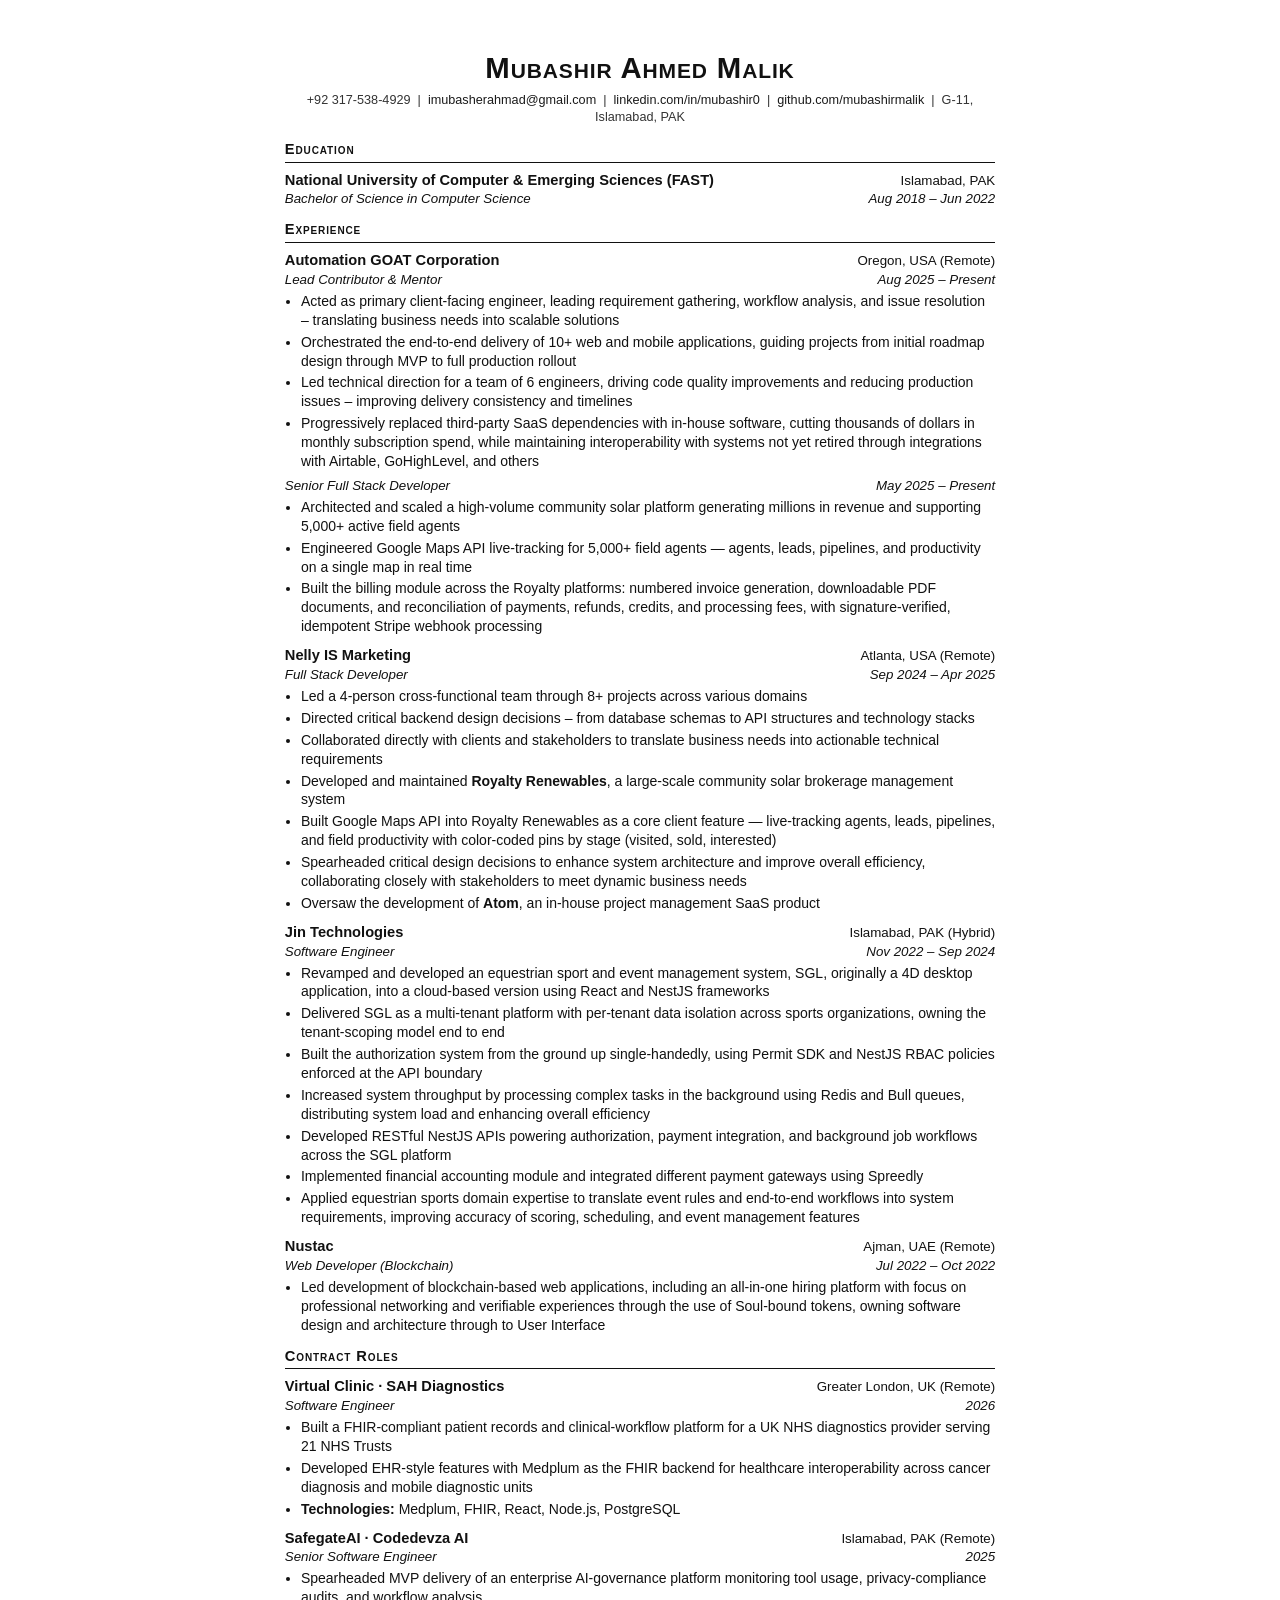
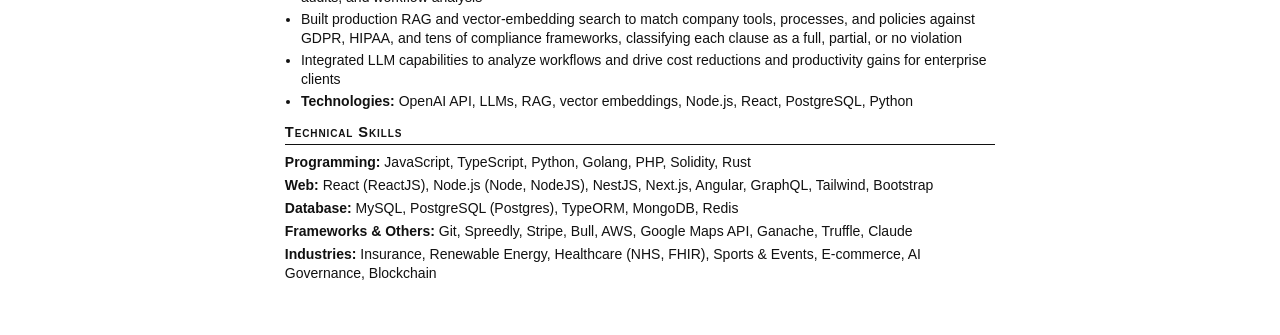
<file: resume.html>
<!DOCTYPE html>
<html lang="en">
<head>
  <meta charset="UTF-8" />
  <meta name="viewport" content="width=device-width, initial-scale=1.0" />
  <title>Mubashir Ahmed Malik — Resume</title>
  <link rel="icon" href="favicon.svg" type="image/svg+xml" />
  <style>
    * { box-sizing: border-box; margin: 0; padding: 0; }
    body {
      font-family: -apple-system, BlinkMacSystemFont, "Segoe UI", Roboto, Helvetica, Arial, sans-serif;
      font-size: 11pt;
      line-height: 1.35;
      color: #111;
      max-width: 8.5in;
      margin: 0 auto;
      padding: 0.5in 0.55in;
      background: #fff;
    }
    header { text-align: center; margin-bottom: 14px; }
    h1 { font-size: 22pt; font-variant: small-caps; letter-spacing: 0.03em; margin-bottom: 4px; }
    .contact { font-size: 9.5pt; color: #333; }
    .contact a { color: #1a1a1a; text-decoration: none; }
    .contact a:hover { text-decoration: underline; }
    section { margin-top: 12px; }
    h2 {
      font-size: 11pt;
      font-variant: small-caps;
      letter-spacing: 0.06em;
      border-bottom: 1px solid #111;
      padding-bottom: 2px;
      margin-bottom: 8px;
    }
    .entry { margin-bottom: 10px; }
    .entry-header {
      display: flex;
      justify-content: space-between;
      align-items: baseline;
      gap: 12px;
    }
    .entry-header .title { font-weight: 700; }
    .entry-header .meta { font-size: 10pt; white-space: nowrap; }
    .entry-sub {
      display: flex;
      justify-content: space-between;
      font-style: italic;
      font-size: 10pt;
      margin-bottom: 3px;
    }
    ul { margin-left: 1.1em; }
    li { margin-bottom: 3px; font-size: 10.5pt; }
    .project-title { font-weight: 700; font-size: 10.5pt; margin-bottom: 2px; }
    .skills p { font-size: 10.5pt; margin-bottom: 4px; }
    .skills strong { font-weight: 700; }
    @media print {
      body { padding: 0.45in; }
      a { color: #111; }
    }
  </style>
</head>
<body>
  <header>
    <h1>Mubashir Ahmed Malik</h1>
    <p class="contact">
      +92 317-538-4929 &nbsp;|&nbsp;
      <a href="mailto:imubasherahmad@gmail.com">imubasherahmad@gmail.com</a> &nbsp;|&nbsp;
      <a href="https://linkedin.com/in/mubashir0">linkedin.com/in/mubashir0</a> &nbsp;|&nbsp;
      <a href="https://github.com/mubashirmalik">github.com/mubashirmalik</a> &nbsp;|&nbsp;
      G-11, Islamabad, PAK
    </p>
  </header>

  <section>
    <h2>Education</h2>
    <div class="entry">
      <div class="entry-header">
        <span class="title">National University of Computer &amp; Emerging Sciences (FAST)</span>
        <span class="meta">Islamabad, PAK</span>
      </div>
      <div class="entry-sub">
        <span>Bachelor of Science in Computer Science</span>
        <span>Aug 2018 – Jun 2022</span>
      </div>
    </div>
  </section>

  <section>
    <h2>Experience</h2>

    <div class="entry">
      <div class="entry-header">
        <span class="title">Automation GOAT Corporation</span>
        <span class="meta">Oregon, USA (Remote)</span>
      </div>
      <div class="entry-sub">
        <span><em>Lead Contributor &amp; Mentor</em></span>
        <span>Aug 2025 – Present</span>
      </div>
      <ul>
        <li>Acted as primary client-facing engineer, leading requirement gathering, workflow analysis, and issue resolution – translating business needs into scalable solutions</li>
        <li>Orchestrated the end-to-end delivery of 10+ web and mobile applications, guiding projects from initial roadmap design through MVP to full production rollout</li>
        <li>Led technical direction for a team of 6 engineers, driving code quality improvements and reducing production issues – improving delivery consistency and timelines</li>
        <li>Progressively replaced third-party SaaS dependencies with in-house software, cutting thousands of dollars in monthly subscription spend, while maintaining interoperability with systems not yet retired through integrations with Airtable, GoHighLevel, and others</li>
      </ul>
      <div class="entry-sub" style="margin-top: 6px;">
        <span><em>Senior Full Stack Developer</em></span>
        <span>May 2025 – Present</span>
      </div>
      <ul>
        <li>Architected and scaled a high-volume community solar platform generating millions in revenue and supporting 5,000+ active field agents</li>
        <li>Engineered Google Maps API live-tracking for 5,000+ field agents — agents, leads, pipelines, and productivity on a single map in real time</li>
        <li>Built the billing module across the Royalty platforms: numbered invoice generation, downloadable PDF documents, and reconciliation of payments, refunds, credits, and processing fees, with signature-verified, idempotent Stripe webhook processing</li>
      </ul>
    </div>

    <div class="entry">
      <div class="entry-header">
        <span class="title">Nelly IS Marketing</span>
        <span class="meta">Atlanta, USA (Remote)</span>
      </div>
      <div class="entry-sub">
        <span><em>Full Stack Developer</em></span>
        <span>Sep 2024 – Apr 2025</span>
      </div>
      <ul>
        <li>Led a 4-person cross-functional team through 8+ projects across various domains</li>
        <li>Directed critical backend design decisions – from database schemas to API structures and technology stacks</li>
        <li>Collaborated directly with clients and stakeholders to translate business needs into actionable technical requirements</li>
        <li>Developed and maintained <strong>Royalty Renewables</strong>, a large-scale community solar brokerage management system</li>
        <li>Built Google Maps API into Royalty Renewables as a core client feature — live-tracking agents, leads, pipelines, and field productivity with color-coded pins by stage (visited, sold, interested)</li>
        <li>Spearheaded critical design decisions to enhance system architecture and improve overall efficiency, collaborating closely with stakeholders to meet dynamic business needs</li>
        <li>Oversaw the development of <strong>Atom</strong>, an in-house project management SaaS product</li>
      </ul>
    </div>

    <div class="entry">
      <div class="entry-header">
        <span class="title">Jin Technologies</span>
        <span class="meta">Islamabad, PAK (Hybrid)</span>
      </div>
      <div class="entry-sub">
        <span><em>Software Engineer</em></span>
        <span>Nov 2022 – Sep 2024</span>
      </div>
      <ul>
        <li>Revamped and developed an equestrian sport and event management system, SGL, originally a 4D desktop application, into a cloud-based version using React and NestJS frameworks</li>
        <li>Delivered SGL as a multi-tenant platform with per-tenant data isolation across sports organizations, owning the tenant-scoping model end to end</li>
        <li>Built the authorization system from the ground up single-handedly, using Permit SDK and NestJS RBAC policies enforced at the API boundary</li>
        <li>Increased system throughput by processing complex tasks in the background using Redis and Bull queues, distributing system load and enhancing overall efficiency</li>
        <li>Developed RESTful NestJS APIs powering authorization, payment integration, and background job workflows across the SGL platform</li>
        <li>Implemented financial accounting module and integrated different payment gateways using Spreedly</li>
        <li>Applied equestrian sports domain expertise to translate event rules and end-to-end workflows into system requirements, improving accuracy of scoring, scheduling, and event management features</li>
      </ul>
    </div>

    <div class="entry">
      <div class="entry-header">
        <span class="title">Nustac</span>
        <span class="meta">Ajman, UAE (Remote)</span>
      </div>
      <div class="entry-sub">
        <span><em>Web Developer (Blockchain)</em></span>
        <span>Jul 2022 – Oct 2022</span>
      </div>
      <ul>
        <li>Led development of blockchain-based web applications, including an all-in-one hiring platform with focus on professional networking and verifiable experiences through the use of Soul-bound tokens, owning software design and architecture through to User Interface</li>
      </ul>
    </div>
  </section>

  <section>
    <h2>Contract Roles</h2>

    <div class="entry">
      <div class="entry-header">
        <span class="title">Virtual Clinic · SAH Diagnostics</span>
        <span class="meta">Greater London, UK (Remote)</span>
      </div>
      <div class="entry-sub">
        <span><em>Software Engineer</em></span>
        <span>2026</span>
      </div>
      <ul>
        <li>Built a FHIR-compliant patient records and clinical-workflow platform for a UK NHS diagnostics provider serving 21 NHS Trusts</li>
        <li>Developed EHR-style features with Medplum as the FHIR backend for healthcare interoperability across cancer diagnosis and mobile diagnostic units</li>
        <li><strong>Technologies:</strong> Medplum, FHIR, React, Node.js, PostgreSQL</li>
      </ul>
    </div>

    <div class="entry">
      <div class="entry-header">
        <span class="title">SafegateAI · Codedevza AI</span>
        <span class="meta">Islamabad, PAK (Remote)</span>
      </div>
      <div class="entry-sub">
        <span><em>Senior Software Engineer</em></span>
        <span>2025</span>
      </div>
      <ul>
        <li>Spearheaded MVP delivery of an enterprise AI-governance platform monitoring tool usage, privacy-compliance audits, and workflow analysis</li>
        <li>Built production RAG and vector-embedding search to match company tools, processes, and policies against GDPR, HIPAA, and tens of compliance frameworks, classifying each clause as a full, partial, or no violation</li>
        <li>Integrated LLM capabilities to analyze workflows and drive cost reductions and productivity gains for enterprise clients</li>
        <li><strong>Technologies:</strong> OpenAI API, LLMs, RAG, vector embeddings, Node.js, React, PostgreSQL, Python</li>
      </ul>
    </div>
  </section>

  <section class="skills">
    <h2>Technical Skills</h2>
    <p><strong>Programming:</strong> JavaScript, TypeScript, Python, Golang, PHP, Solidity, Rust</p>
    <p><strong>Web:</strong> React (ReactJS), Node.js (Node, NodeJS), NestJS, Next.js, Angular, GraphQL, Tailwind, Bootstrap</p>
    <p><strong>Database:</strong> MySQL, PostgreSQL (Postgres), TypeORM, MongoDB, Redis</p>
    <p><strong>Frameworks &amp; Others:</strong> Git, Spreedly, Stripe, Bull, AWS, Google Maps API, Ganache, Truffle, Claude</p>
    <p><strong>Industries:</strong> Insurance, Renewable Energy, Healthcare (NHS, FHIR), Sports &amp; Events, E-commerce, AI Governance, Blockchain</p>
  </section>
</body>
</html>
</file>
